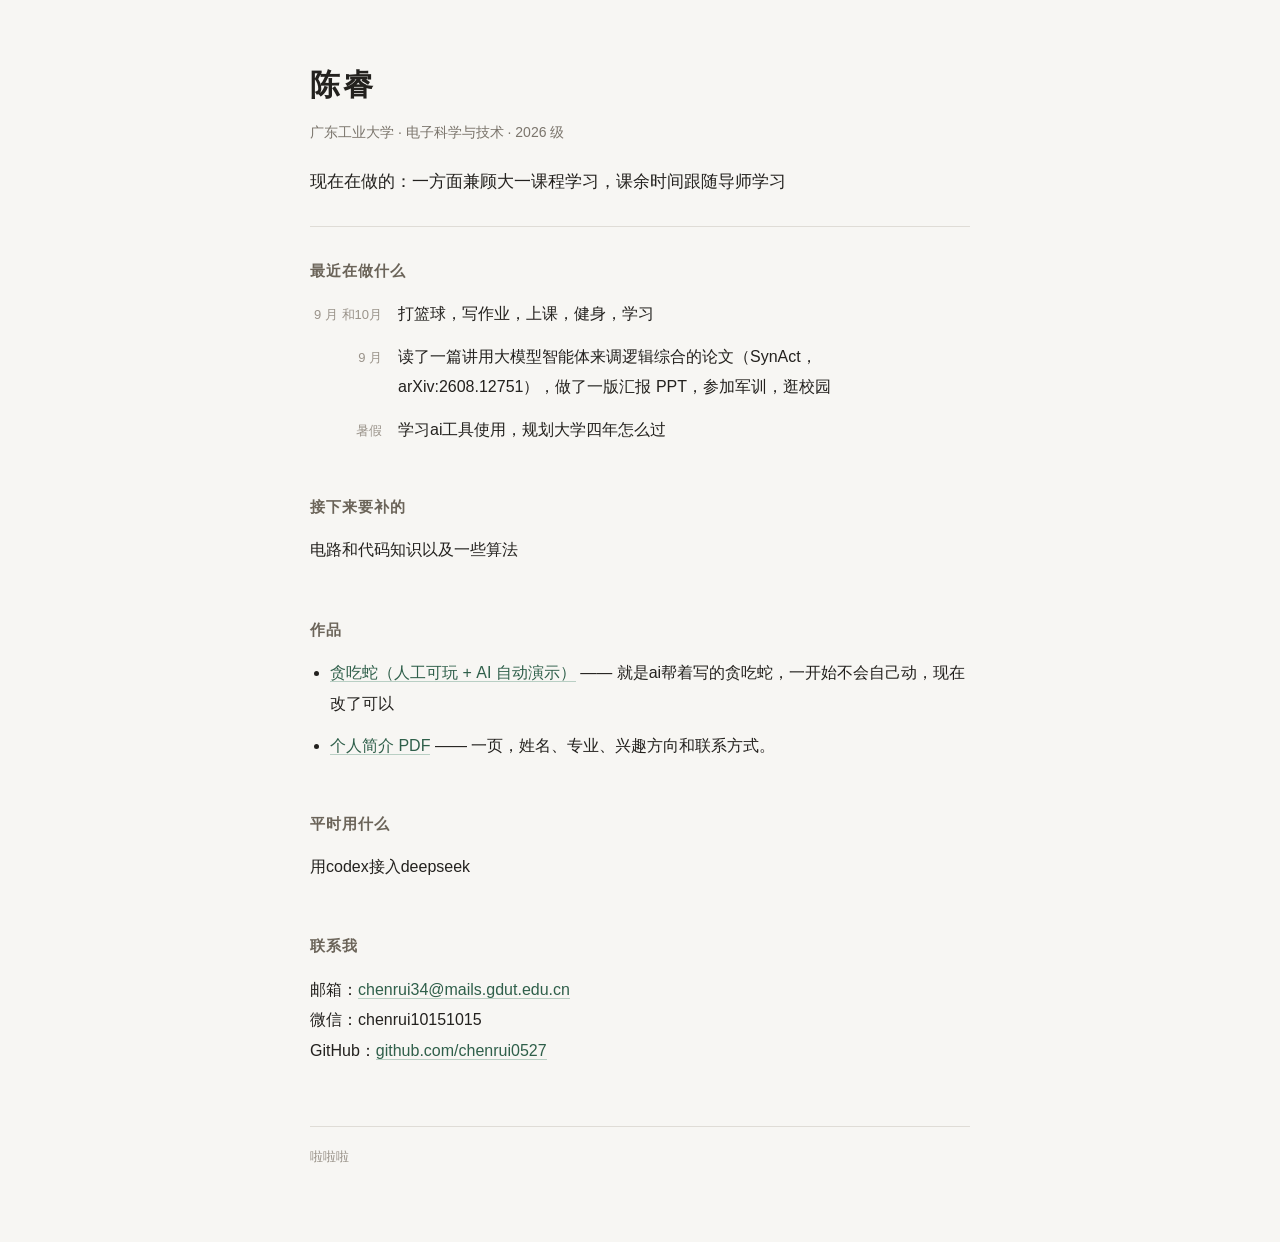
<file: website/index.html>
<!DOCTYPE html>
<html lang="zh-CN">
<head>
<meta charset="UTF-8">
<meta name="viewport" content="width=device-width, initial-scale=1.0">
<title>陈睿</title>
<link rel="stylesheet" href="style.css">
</head>
<body>
<main>
  <header>
    <h1>陈睿</h1>
    <p class="meta">广东工业大学 · 电子科学与技术 · 2026 级</p>
    <p class="lede">现在在做的：一方面兼顾大一课程学习，课余时间跟随导师学习</p>
  </header>

  <section>
    <h2>最近在做什么</h2>
    <ul class="dated">
      <li>
        <span class="d">9 月 和10月</span>
        打篮球，写作业，上课，健身，学习
      </li>
      <li>
        <span class="d">9 月</span>
        读了一篇讲用大模型智能体来调逻辑综合的论文（SynAct，arXiv:2608.12751），做了一版汇报 PPT，参加军训，逛校园
      </li>
      <li>
        <span class="d">暑假</span>
        学习ai工具使用，规划大学四年怎么过
      </li>
    </ul>
  </section>

  <section>
    <h2>接下来要补的</h2>
    <p>电路和代码知识以及一些算法</p>
  </section>

  <section>
    <h2>作品</h2>
    <ul>
      <li>
        <a href="../game/snake.html">贪吃蛇（人工可玩 + AI 自动演示）</a>
        —— 就是ai帮着写的贪吃蛇，一开始不会自己动，现在改了可以
      </li>
      <li>
        <a href="../profile/个人简介.pdf">个人简介 PDF</a>
        —— 一页，姓名、专业、兴趣方向和联系方式。
      </li>
    </ul>
  </section>

  <section>
    <h2>平时用什么</h2>
    <p>用codex接入deepseek</p>
  </section>

  <section>
    <h2>联系我</h2>
    <p>
      邮箱：<a href="mailto:chenrui34@mails.gdut.edu.cn">chenrui34@mails.gdut.edu.cn</a><br>
      微信：chenrui10151015<br>
      GitHub：<a href="https://github.com/chenrui0527">github.com/chenrui0527</a>
    </p>
  </section>

  <footer>
  啦啦啦
  </footer>
</main>
</body>
</html>
</file>
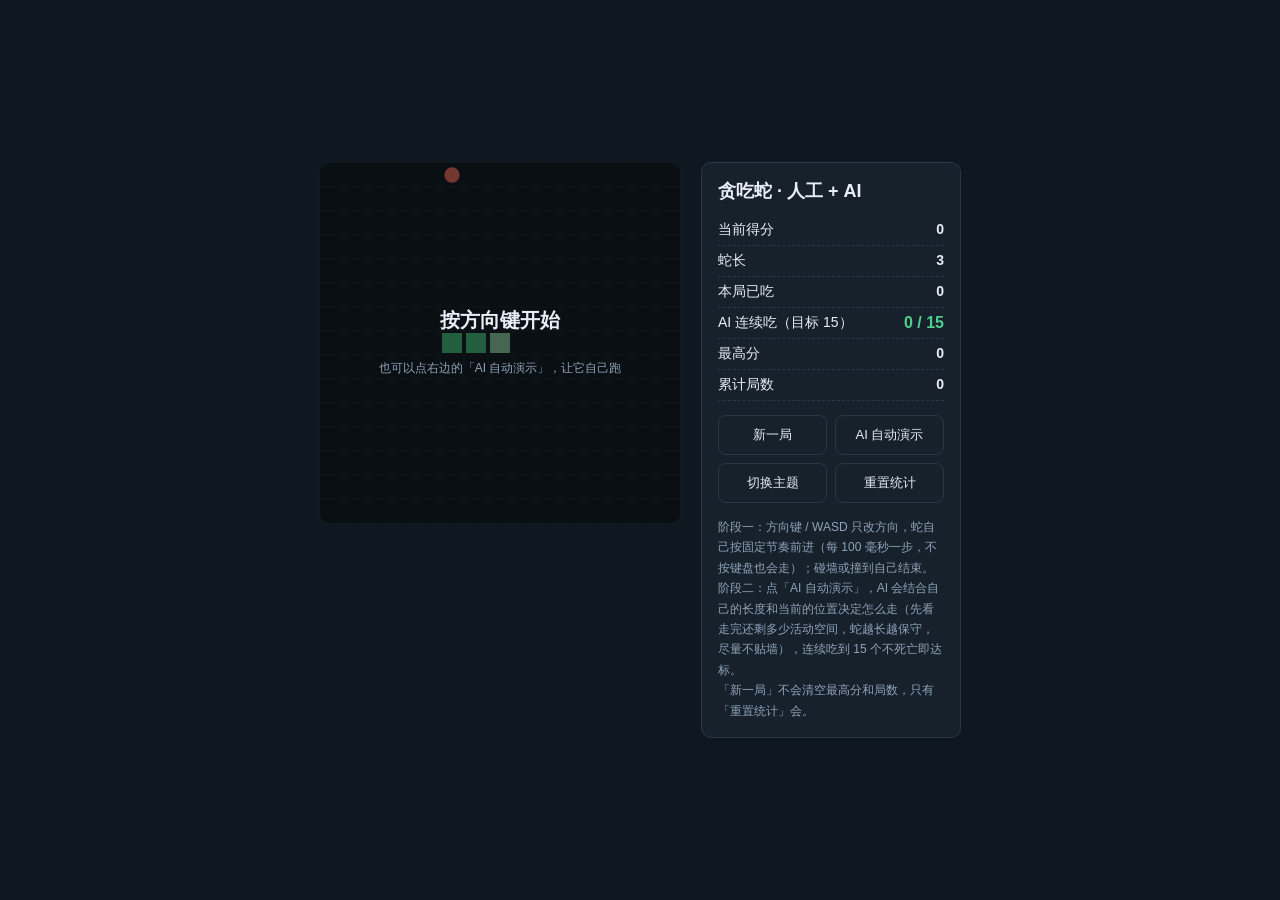
<file: game/snake.html>
<!DOCTYPE html>
<html lang="zh-CN">
<head>
<meta charset="UTF-8">
<meta name="viewport" content="width=device-width, initial-scale=1.0">
<title>贪吃蛇 · 人工 + AI 自动演示</title>
<style>
  :root {
    --bg: #0f1720; --panel: #16212c; --text: #e8eef5; --sub: #8fa3b8;
    --grid: #1d2b39; --snake: #4fd18b; --head: #9ae6b4; --food: #ff7a6b; --line: #26384a;
  }
  body.light {
    --bg: #f4f6f9; --panel: #ffffff; --text: #1b2733; --sub: #5d7186;
    --grid: #e6ebf1; --snake: #2f9e6b; --head: #1f7a52; --food: #e0533f; --line: #d7dee6;
  }
  * { box-sizing: border-box; }
  body {
    margin: 0; min-height: 100vh; background: var(--bg); color: var(--text);
    font-family: "Microsoft YaHei", "PingFang SC", Arial, sans-serif;
    display: flex; align-items: center; justify-content: center; padding: 24px;
  }
  .wrap { display: flex; gap: 20px; align-items: flex-start; flex-wrap: wrap; justify-content: center; }
  .board { position: relative; }
  canvas { background: var(--panel); border: 1px solid var(--line); border-radius: 10px; display: block; }
  .panel { width: 260px; background: var(--panel); border: 1px solid var(--line); border-radius: 10px; padding: 16px; }
  h1 { font-size: 18px; margin: 0 0 12px; }
  .row { display: flex; justify-content: space-between; font-size: 14px; padding: 6px 0; border-bottom: 1px dashed var(--line); }
  .row span:last-child { font-weight: 700; }
  .row.big span:last-child { color: var(--snake); font-size: 16px; }
  .buttons { display: flex; flex-wrap: wrap; gap: 8px; margin-top: 14px; }
  button {
    flex: 1 1 46%; padding: 10px 8px; font-size: 13px; cursor: pointer; color: var(--text);
    background: transparent; border: 1px solid var(--line); border-radius: 8px; font-family: inherit;
  }
  button:hover { border-color: var(--snake); }
  button.on { background: var(--snake); color: #06231a; border-color: var(--snake); font-weight: 700; }
  .tip { margin-top: 14px; font-size: 12px; color: var(--sub); line-height: 1.7; }
  .overlay {
    position: absolute; inset: 0; display: none; align-items: center; justify-content: center;
    flex-direction: column; gap: 10px; background: rgba(0,0,0,.55); border-radius: 10px; text-align: center;
  }
  .overlay.show { display: flex; }
  .overlay h2 { margin: 0; font-size: 20px; }
</style>
</head>
<body>
<div class="wrap">
  <div class="board">
    <canvas id="cv" width="360" height="360"></canvas>
    <div class="overlay" id="ov"><h2 id="ovt"></h2><div class="tip" id="ovs"></div></div>
  </div>

  <div class="panel">
    <h1>贪吃蛇 · 人工 + AI</h1>
    <div class="row"><span>当前得分</span><span id="score">0</span></div>
    <div class="row"><span>蛇长</span><span id="len">3</span></div>
    <div class="row"><span>本局已吃</span><span id="ate">0</span></div>
    <div class="row big"><span>AI 连续吃（目标 15）</span><span id="aia">0 / 15</span></div>
    <div class="row"><span>最高分</span><span id="best">0</span></div>
    <div class="row"><span>累计局数</span><span id="games">0</span></div>
    <div class="buttons">
      <button id="btnNew">新一局</button>
      <button id="btnAI">AI 自动演示</button>
      <button id="btnTheme">切换主题</button>
      <button id="btnReset">重置统计</button>
    </div>
    <div class="tip">
      阶段一：方向键 / WASD 只改方向，蛇自己按固定节奏前进（每 100 毫秒一步，不按键盘也会走）；碰墙或撞到自己结束。<br>
      阶段二：点「AI 自动演示」，AI 会结合自己的长度和当前的位置决定怎么走（先看走完还剩多少活动空间，蛇越长越保守，尽量不贴墙），连续吃到 15 个不死亡即达标。<br>
      「新一局」不会清空最高分和局数，只有「重置统计」会。
    </div>
  </div>
</div>

<script id="core">
/* ===== CORE-BEGIN 纯逻辑区：不依赖页面，可被测试脚本单独运行 ===== */
var CORE = (function () {
  var DIRS = { up: [0, -1], down: [0, 1], left: [-1, 0], right: [1, 0] };
  var NAMES = ['up', 'down', 'left', 'right'];

  // 可复现的伪随机数（同一个种子跑出同一局）
  function makeRng(seed) {
    var s = seed >>> 0;
    return function () {
      s = (s * 1664525 + 1013904223) >>> 0;
      return s / 4294967296;
    };
  }

  function createState(w, h, seed) {
    var st = {
      w: w, h: h, rng: makeRng(seed), snake: [], dir: 'right',
      food: { x: 0, y: 0 }, alive: true, score: 0, ate: 0
    };
    var cx = Math.floor(w / 2), cy = Math.floor(h / 2);
    st.snake.push({ x: cx, y: cy }, { x: cx - 1, y: cy }, { x: cx - 2, y: cy });
    spawnFood(st);
    return st;
  }

  function key(p) { return p.x + ',' + p.y; }

  function spawnFood(st) {
    var free = [];
    var used = {};
    for (var i = 0; i < st.snake.length; i++) used[key(st.snake[i])] = 1;
    for (var y = 0; y < st.h; y++) {
      for (var x = 0; x < st.w; x++) if (!used[x + ',' + y]) free.push({ x: x, y: y });
    }
    if (!free.length) return;
    st.food = free[Math.floor(st.rng() * free.length)];
  }

  // 判断从 head 出发按 dir 走一步会不会撞墙 / 撞自己
  function hitWall(st, head) { return head.x < 0 || head.y < 0 || head.x >= st.w || head.y >= st.h; }

  function bodySet(st, willEat) {
    // 不吃食物时蛇尾会让位，所以尾巴那一格不算障碍
    var set = {};
    var last = willEat ? st.snake.length : st.snake.length - 1;
    for (var i = 0; i < last; i++) set[key(st.snake[i])] = 1;
    return set;
  }

  function tryHead(st, dir) {
    var d = DIRS[dir];
    return { x: st.snake[0].x + d[0], y: st.snake[0].y + d[1] };
  }

  function moveIsLegal(st, dir) {
    var head = tryHead(st, dir);
    if (hitWall(st, head)) return false;
    var willEat = head.x === st.food.x && head.y === st.food.y;
    if (bodySet(st, willEat)[key(head)]) return false;
    return true;
  }

  function legalMoves(st) {
    var out = [];
    for (var i = 0; i < NAMES.length; i++) if (moveIsLegal(st, NAMES[i])) out.push(NAMES[i]);
    return out;
  }

  // 真正走一步（会改变状态）
  function step(st, dir) {
    if (!st.alive) return;
    var head = tryHead(st, dir);
    if (hitWall(st, head)) { st.alive = false; return; }
    var willEat = head.x === st.food.x && head.y === st.food.y;
    if (bodySet(st, willEat)[key(head)]) { st.alive = false; return; }
    st.dir = dir;
    st.snake.unshift(head);
    if (willEat) { st.ate++; st.score += 10; spawnFood(st); }
    else st.snake.pop();
  }

  // 从 start 到 goal 的最短路第一步（BFS）
  function bfsFirstStep(st, start, goal) {
    var q = [start], seen = {}, prev = {};
    seen[key(start)] = 1;
    var blocked = bodySet(st, false);
    blocked[key(st.snake[st.snake.length - 1])] = 0; // 尾巴会移动，可通行
    while (q.length) {
      var cur = q.shift();
      if (cur.x === goal.x && cur.y === goal.y) {
        var node = cur;
        while (prev[key(node)]) {
          var p = prev[key(node)];
          if (p.x === start.x && p.y === start.y) return { x: node.x - start.x, y: node.y - start.y };
          node = p;
        }
        return null;
      }
      for (var i = 0; i < NAMES.length; i++) {
        var d = DIRS[NAMES[i]];
        var nx = cur.x + d[0], ny = cur.y + d[1];
        var nk = nx + ',' + ny;
        if (nx < 0 || ny < 0 || nx >= st.w || ny >= st.h) continue;
        if (seen[nk]) continue;
        if (blocked[nk]) continue;
        seen[nk] = 1; prev[nk] = cur;
        q.push({ x: nx, y: ny });
      }
    }
    return null;
  }

  // 走完这一步后，从新蛇头出发还能到达多少空格（判断会不会把自己困死）
  function spaceAfterMove(st, dir) {
    var head = tryHead(st, dir);
    var willEat = head.x === st.food.x && head.y === st.food.y;
    var set = bodySet(st, willEat);
    var tail = st.snake[st.snake.length - 1];
    set[key(head)] = 1;
    if (!willEat) delete set[key(tail)];
    var q = [head], seen = {};
    seen[key(head)] = 1;
    var count = 0;
    while (q.length) {
      var cur = q.shift();
      for (var i = 0; i < NAMES.length; i++) {
        var d = DIRS[NAMES[i]];
        var nx = cur.x + d[0], ny = cur.y + d[1], nk = nx + ',' + ny;
        if (nx < 0 || ny < 0 || nx >= st.w || ny >= st.h) continue;
        if (seen[nk] || set[nk]) continue;
        seen[nk] = 1; count++;
        q.push({ x: nx, y: ny });
      }
    }
    return count;
  }

  function dirToVec(dir) { return DIRS[dir]; }
  function nameFromVec(v) {
    for (var i = 0; i < NAMES.length; i++) {
      if (DIRS[NAMES[i]][0] === v.x && DIRS[NAMES[i]][1] === v.y) return NAMES[i];
    }
    return null;
  }

  // 蛇头离墙有多远：0 = 贴着墙，1 = 在棋盘正中间
  function wallProximity(st, cell) {
    var halfW = (st.w - 1) / 2 || 1;
    var halfH = (st.h - 1) / 2 || 1;
    var dx = Math.min(cell.x, st.w - 1 - cell.x) / halfW;
    var dy = Math.min(cell.y, st.h - 1 - cell.y) / halfH;
    return Math.min(dx, dy);
  }

  function manhattan(a, b) { return Math.abs(a.x - b.x) + Math.abs(a.y - b.y); }

  // 新策略：结合“蛇的长度”和“蛇头当前的位置”来决定这一步怎么走
  function smartMove(st) {
    var moves = legalMoves(st);
    if (!moves.length) return st.dir;

    var len = st.snake.length;
    var lenRatio = len / (st.w * st.h);
    // 蛇越长，走完后要求保留的活动空间越大（长度 + 至少 30% 的余量）
    var need = len + Math.max(3, Math.round(len * 0.3));

    var toFood = bfsFirstStep(st, st.snake[0], st.food);
    if (toFood) {
      var dirFood = nameFromVec(toFood);
      if (dirFood && moves.indexOf(dirFood) >= 0) {
        var headFood = tryHead(st, dirFood);
        var spaceFood = spaceAfterMove(st, dirFood);
        // 蛇已经占掉棋盘四分之一以上时，贴着墙去吃容易把自己逼进角落
        var wallRisk = lenRatio > 0.25 && wallProximity(st, headFood) < 0.34;
        if (spaceFood >= need && !wallRisk) return dirFood;
      }
    }

    // 不能安全直冲时：活动空间最重要，其次是别贴墙，最后才看离食物近不近
    var best = moves[0], bestScore = -1e9;
    for (var i = 0; i < moves.length; i++) {
      var h = tryHead(st, moves[i]);
      var score = spaceAfterMove(st, moves[i]) * 2
        + wallProximity(st, h) * (len * 0.8)
        - manhattan(h, st.food) * 0.6;
      if (score > bestScore) { bestScore = score; best = moves[i]; }
    }
    return best;
  }

  // 直冲食物的“笨”策略：只按曼哈顿距离最近的走（用来对照）
  function naiveMove(st) {
    var best = null, bestD = 1e9;
    var moves = legalMoves(st);
    for (var i = 0; i < moves.length; i++) {
      var h = tryHead(st, moves[i]);
      var d = Math.abs(h.x - st.food.x) + Math.abs(h.y - st.food.y);
      if (d < bestD) { bestD = d; best = moves[i]; }
    }
    return best || st.dir;
  }

  // 安全策略：优先沿最短路去吃食物，但走之前必须确认“不会把自己困死”，
  // 否则改走能保留最多活动空间的一步（相当于先去追自己的尾巴）
  function safeMove(st) {
    var moves = legalMoves(st);
    if (!moves.length) return st.dir;
    var need = st.snake.length + 1;

    var toFood = bfsFirstStep(st, st.snake[0], st.food);
    if (toFood && moves.indexOf(nameFromVec(toFood)) >= 0) {
      var dirFood = nameFromVec(toFood);
      if (spaceAfterMove(st, dirFood) >= need) return dirFood;
    }

    // 退而求其次：在“安全”的走法里挑活动空间最大的
    var bestDir = moves[0], bestSpace = -1;
    for (var i = 0; i < moves.length; i++) {
      var sp = spaceAfterMove(st, moves[i]);
      if (sp > bestSpace) { bestSpace = sp; bestDir = moves[i]; }
    }
    if (bestSpace >= st.snake.length) return bestDir;

    // 实在不行就选离食物最远的，拖时间（很少发生）
    var far = moves[0], farD = -1;
    for (var j = 0; j < moves.length; j++) {
      var h = tryHead(st, moves[j]);
      var d = Math.abs(h.x - st.food.x) + Math.abs(h.y - st.food.y);
      if (d > farD) { farD = d; far = moves[j]; }
    }
    return far;
  }

  return {
    DIRS: DIRS, NAMES: NAMES,
    createState: createState, step: step, legalMoves: legalMoves,
    spaceAfterMove: spaceAfterMove, naiveMove: naiveMove, safeMove: safeMove,
    smartMove: smartMove, wallProximity: wallProximity,
    spawnFood: spawnFood
  };
})();
/* ===== CORE-END ===== */
</script>

<script>
(function () {
  var W = 15, H = 15, CELL = 24;
  var cv = document.getElementById('cv'), ctx = cv.getContext('2d');
  var st = CORE.createState(W, H, Date.now() % 100000);
  var aiOn = false, loopTimer = null, aiEaten = 0, bestChain = 0;
  var TICK_MS = 100;            // 游戏时钟：每 100 毫秒走一步，跟有没有按键无关
  var pendingDir = st.dir;      // 玩家按键先存起来，等下一个时钟节拍再生效

  // 统计跨局保留：最高分与局数写进 localStorage
  var stat = JSON.parse(localStorage.getItem('snakeStat') || '{"best":0,"games":0,"theme":"dark"}');
  document.body.className = stat.theme === 'light' ? 'light' : '';

  function saveStat() { localStorage.setItem('snakeStat', JSON.stringify(stat)); }

  function draw() {
    var css = getComputedStyle(document.body);
    var grid = css.getPropertyValue('--grid').trim();
    var snakeColor = css.getPropertyValue('--snake').trim();
    var headColor = css.getPropertyValue('--head').trim();
    var foodColor = css.getPropertyValue('--food').trim();
    var panel = css.getPropertyValue('--panel').trim();

    ctx.fillStyle = panel; ctx.fillRect(0, 0, cv.width, cv.height);
    ctx.strokeStyle = grid; ctx.lineWidth = 1;
    for (var i = 1; i < W; i++) {
      ctx.beginPath(); ctx.moveTo(i * CELL, 0); ctx.lineTo(i * CELL, H * CELL); ctx.stroke();
    }
    for (var j = 1; j < H; j++) {
      ctx.beginPath(); ctx.moveTo(0, j * CELL); ctx.lineTo(W * CELL, j * CELL); ctx.stroke();
    }
    ctx.fillStyle = foodColor;
    ctx.beginPath();
    ctx.arc(st.food.x * CELL + CELL / 2, st.food.y * CELL + CELL / 2, CELL * 0.32, 0, Math.PI * 2);
    ctx.fill();
    for (var k = st.snake.length - 1; k >= 0; k--) {
      ctx.fillStyle = k === 0 ? headColor : snakeColor;
      ctx.fillRect(st.snake[k].x * CELL + 2, st.snake[k].y * CELL + 2, CELL - 4, CELL - 4);
    }
  }

  function refresh() {
    document.getElementById('score').textContent = st.score;
    document.getElementById('len').textContent = st.snake.length;
    document.getElementById('ate').textContent = st.ate;
    document.getElementById('best').textContent = stat.best;
    document.getElementById('games').textContent = stat.games;
    document.getElementById('aia').textContent = aiEaten + ' / 15';
  }

  function gameOver() {
    stat.games += 1;
    if (st.score > stat.best) stat.best = st.score;
    saveStat();
    stopAI();
    stopLoop();
    var ov = document.getElementById('ov');
    ov.classList.add('show');
    document.getElementById('ovt').textContent = '游戏结束';
    document.getElementById('ovs').innerHTML = '本局得分 ' + st.score + ' · 吃到 ' + st.ate + ' 个食物<br>点「新一局」再来';
    refresh();
  }

  function hideOverlay() { document.getElementById('ov').classList.remove('show'); }

  function newGame() {
    document.getElementById('ov').classList.remove('show');
    st = CORE.createState(W, H, Math.floor(Math.random() * 1e9));
    pendingDir = st.dir;
    stopLoop();
    refresh();
    draw();
  }

  // 开局提示：不按键就不启动时钟，避免"页面一打开蛇就自己冲出去撞死"
  function showStartHint() {
    var ov = document.getElementById('ov');
    ov.classList.add('show');
    document.getElementById('ovt').textContent = '按方向键开始';
    document.getElementById('ovs').innerHTML = '也可以点右边的「AI 自动演示」，让它自己跑';
  }

  // 统一的游戏时钟：人工和 AI 都由它驱动，区别只在“这一步的方向谁来决定”
  function onTick() {
    if (!st.alive) { stopLoop(); return; }
    var dir = aiOn ? CORE.smartMove(st) : pendingDir;
    var before = st.ate;
    CORE.step(st, dir);
    if (st.ate > before && aiOn) {          // 只统计 AI 操作时吃到的食物
      aiEaten += 1;
      if (aiEaten > bestChain) bestChain = aiEaten;
      if (aiEaten === 15) {
        var ov = document.getElementById('ov');
        ov.classList.add('show');
        document.getElementById('ovt').textContent = 'AI 达标：连续吃 15 个不死';
        document.getElementById('ovs').innerHTML = '这是阶段二的硬指标。AI 会继续跑，看它还能撑多久。';
        setTimeout(function () { if (st.alive) hideOverlay(); }, 2500);   // 提示 2.5 秒后自动隐藏，别挡住棋盘
      }
    }
    if (!st.alive) gameOver();
    refresh(); draw();
  }

  function startLoop() {
    if (loopTimer) return;
    loopTimer = setInterval(onTick, TICK_MS);
  }

  function stopLoop() {
    if (loopTimer) { clearInterval(loopTimer); loopTimer = null; }
  }

  function startAI() {
    aiOn = true;
    document.getElementById('btnAI').classList.add('on');
    if (!st.alive) { newGame(); }
    hideOverlay();
    startLoop();
  }

  function stopAI() {
    aiOn = false;
    document.getElementById('btnAI').classList.remove('on');
  }

  document.getElementById('btnNew').onclick = function () {
    aiEaten = 0;
    stopAI();
    newGame();
    hideOverlay();
    startLoop();          // 点了"新一局"说明人已经准备好，直接开始
  };
  document.getElementById('btnAI').onclick = function () {
    if (aiOn) { stopAI(); return; }   // 关掉 AI：蛇按当前方向继续走，人可以按键接管
    aiEaten = 0;
    startAI();                        // 里面会处理"上一局已结束"的情况：自动开新局
  };
  document.getElementById('btnTheme').onclick = function () {
    stat.theme = stat.theme === 'light' ? 'dark' : 'light';
    document.body.className = stat.theme === 'light' ? 'light' : '';
    saveStat(); draw();
  };
  document.getElementById('btnReset').onclick = function () {
    stat.best = 0; stat.games = 0; saveStat(); refresh();
  };

  // 手动模式：按键只改方向，蛇自己按游戏时钟往前走
  document.addEventListener('keydown', function (e) {
    var map = {
      ArrowUp: 'up', ArrowDown: 'down', ArrowLeft: 'left', ArrowRight: 'right',
      w: 'up', s: 'down', a: 'left', d: 'right', W: 'up', S: 'down', A: 'left', D: 'right'
    };
    var dir = map[e.key];
    if (!dir || aiOn) return;
    if (!st.alive) { newGame(); }     // 上一局死了，按键直接开新局
    var d = CORE.DIRS[dir], h = CORE.DIRS[st.dir];
    if (!(d[0] + h[0] === 0 && d[1] + h[1] === 0)) pendingDir = dir;   // 不允许 180° 掉头
    hideOverlay();
    startLoop();                      // 第一次按键才开始跑
  });

  refresh(); draw(); showStartHint();
})();
</script>
</body>
</html>
</file>
<file: website/style.css>
/* 单栏、左对齐，尽量少装饰 */

body {
  margin: 0;
  padding: 56px 24px 72px;
  background: #f7f6f3;
  color: #23211e;
  font-family: "Microsoft YaHei", "PingFang SC", Arial, sans-serif;
  font-size: 16px;
  line-height: 1.9;
  -webkit-font-smoothing: antialiased;
}

main {
  max-width: 660px;
  margin: 0 auto;
}

header {
  padding-bottom: 28px;
  border-bottom: 1px solid #dfdcd6;
}

h1 {
  margin: 0 0 6px;
  font-size: 30px;
  font-weight: 700;
  letter-spacing: 3px;
}

.meta {
  margin: 0 0 20px;
  color: #7b756c;
  font-size: 14px;
}

.lede {
  margin: 0;
  font-size: 17px;
}

section {
  padding: 30px 0 6px;
}

h2 {
  margin: 0 0 14px;
  font-size: 15px;
  font-weight: 700;
  letter-spacing: 1px;
  color: #6b6459;
}

p {
  margin: 0 0 14px;
}

ul {
  margin: 0;
  padding-left: 20px;
}

li {
  margin-bottom: 12px;
}

/* 带日期的记录：日期单独占一列，像一个简单的时间线 */
.dated {
  list-style: none;
  padding-left: 0;
}

.dated li {
  display: flex;
  gap: 16px;
  align-items: baseline;
}

.dated .d {
  flex: 0 0 72px;
  color: #9a938a;
  font-size: 13px;
  text-align: right;
}

a {
  color: #2f5f4a;
  text-decoration: none;
  border-bottom: 1px solid #b9cfc4;
}

a:hover {
  border-bottom-color: #2f5f4a;
}

footer {
  margin-top: 40px;
  padding-top: 18px;
  border-top: 1px solid #dfdcd6;
  color: #9a938a;
  font-size: 13px;
}

@media (max-width: 520px) {
  body { padding: 36px 18px 56px; font-size: 15px; }
  h1 { font-size: 26px; }
  .dated li { display: block; }
  .dated .d { display: block; text-align: left; margin-bottom: 2px; }
}
</file>
